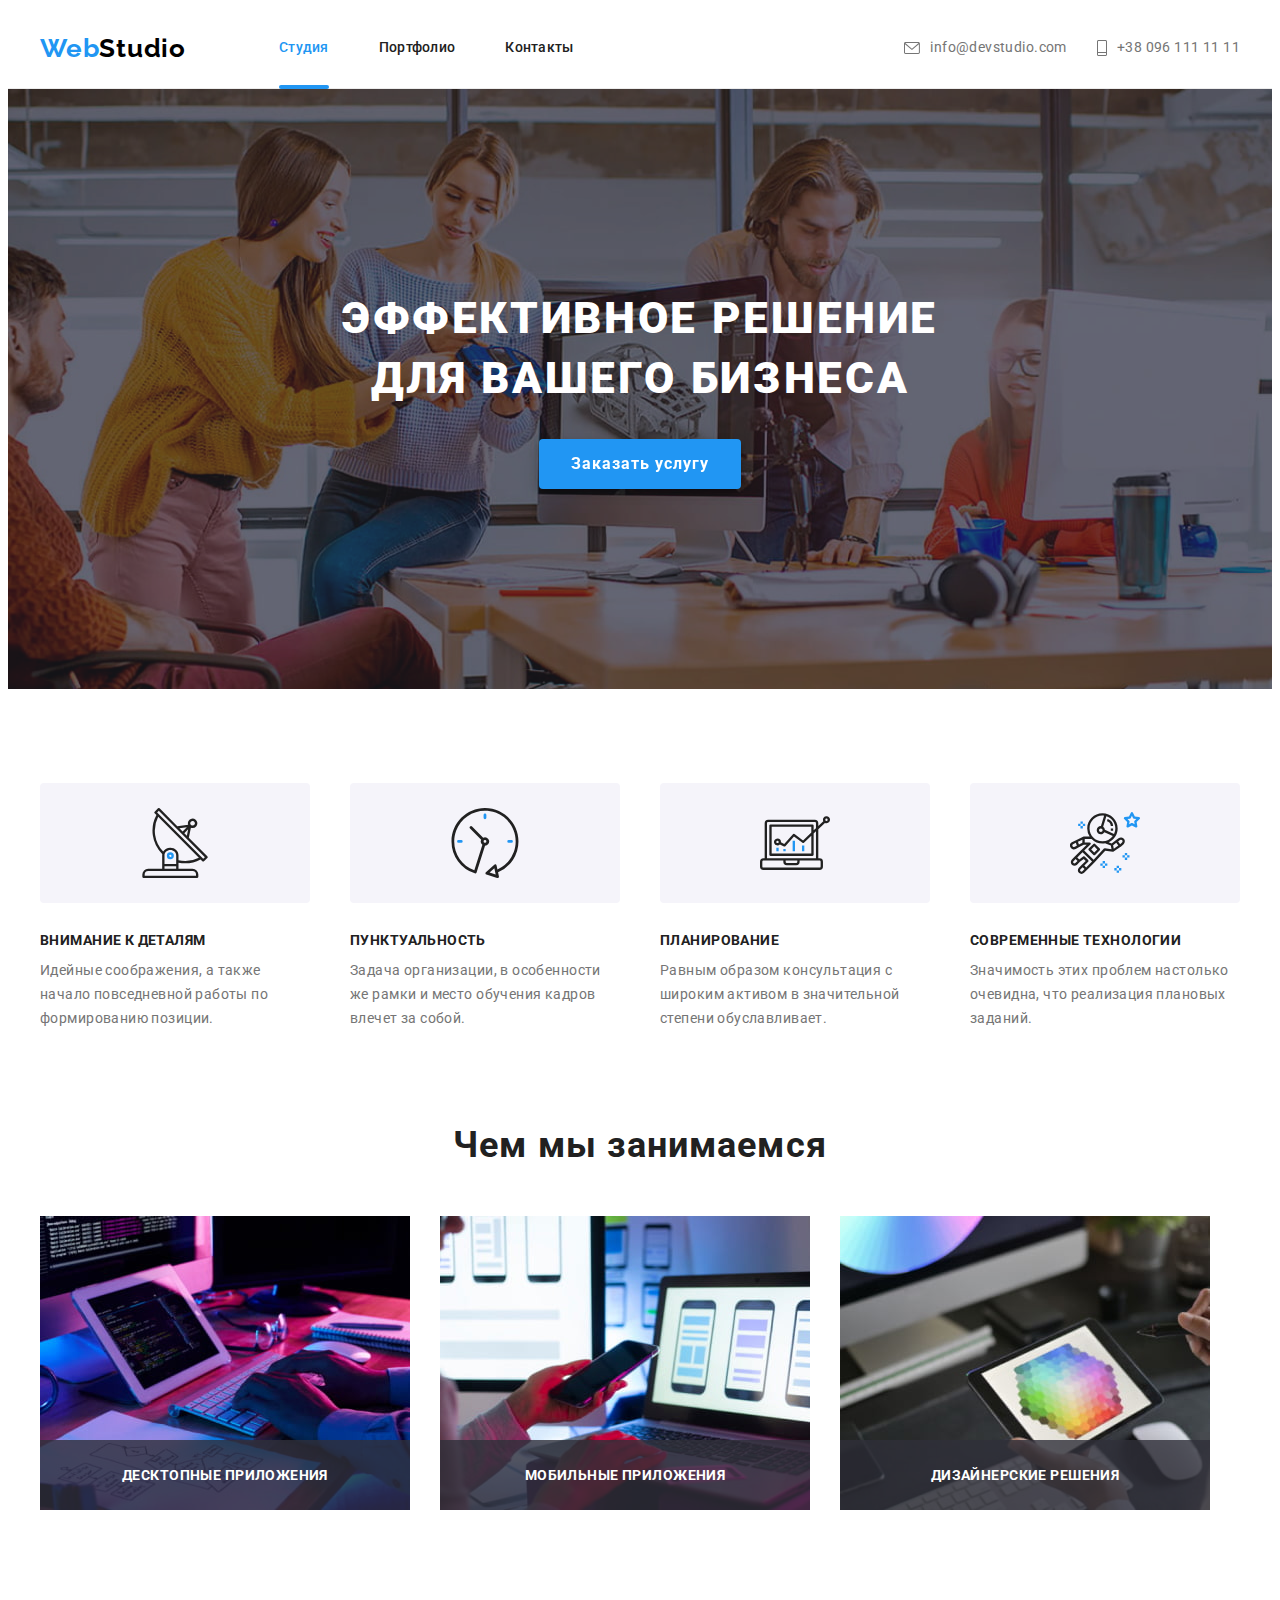
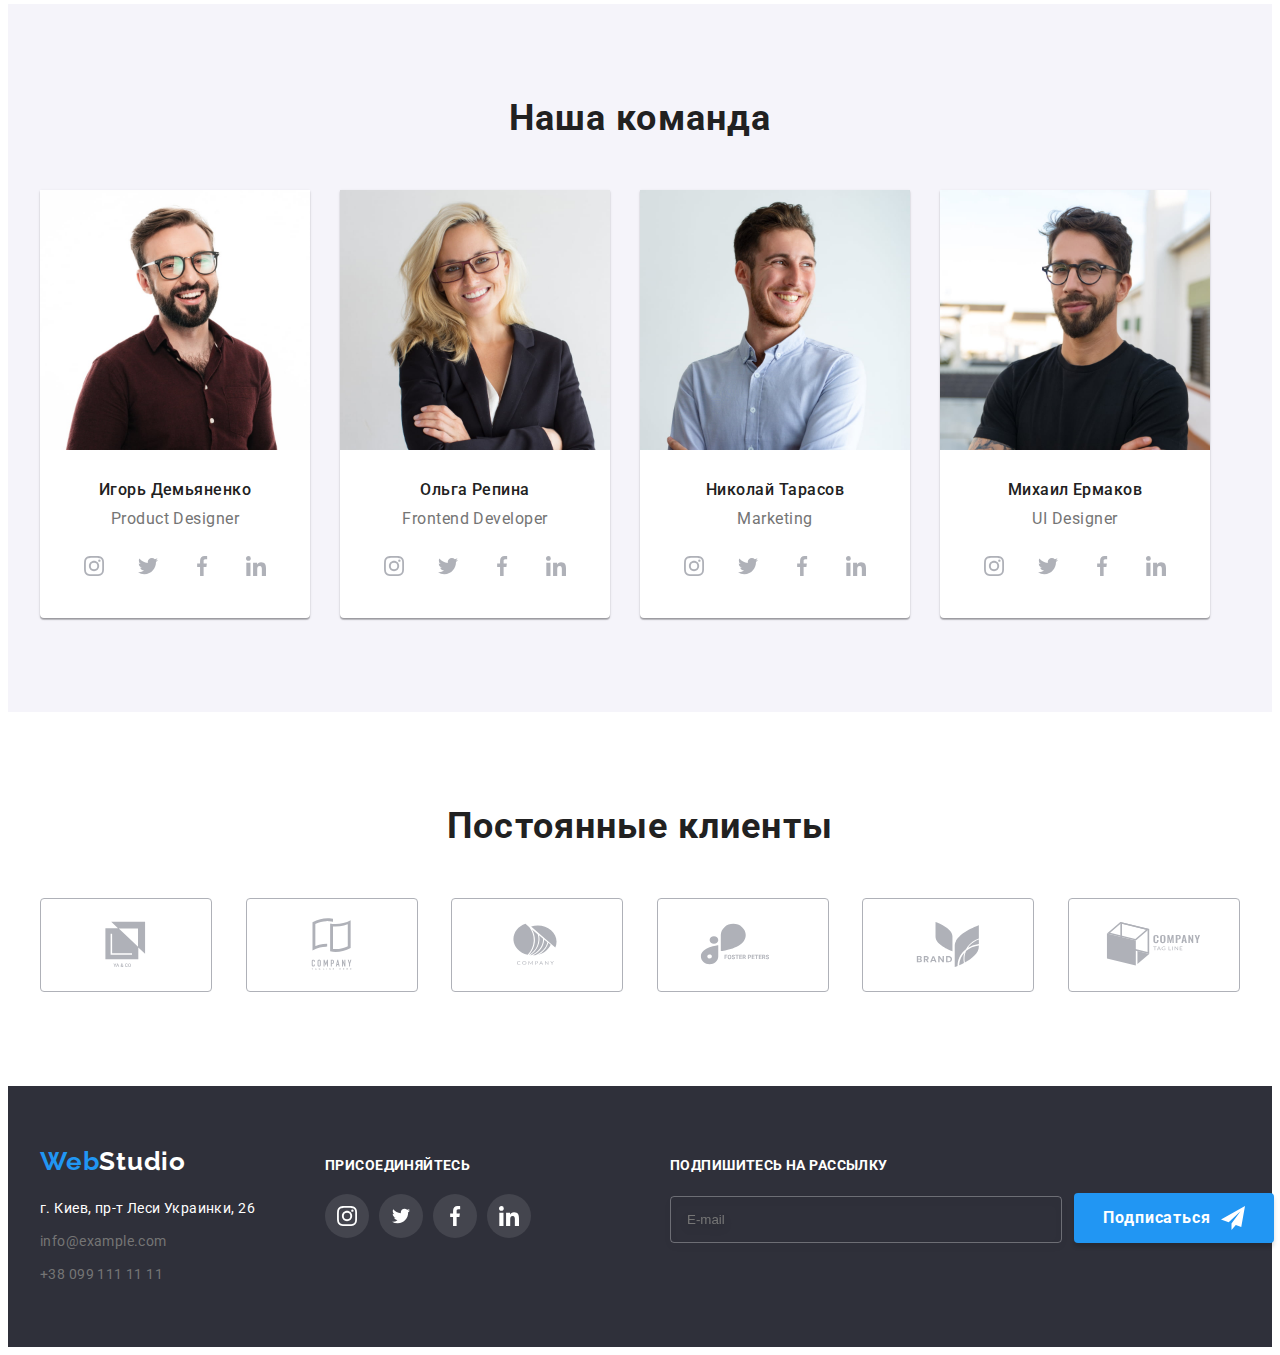
<file: index.html>
<!DOCTYPE html>
<html lang="ru">
  <head>
    <meta charset="UTF-8" />
    <meta http-equiv="X-UA-Compatible" content="IE=edge" />
    <meta name="viewport" content="width=device-width, initial-scale=1.0" />
    <title>Document</title>
    <!--project fonts-->
    <link rel="preconnect" href="https://fonts.googleapis.com" />
    <link rel="preconnect" href="https://fonts.gstatic.com" crossorigin />
    <link
      href="https://fonts.googleapis.com/css2?family=Raleway:wght@700&family=Roboto:wght@400;500;700;900&display=swap"
      rel="stylesheet"
    />
    <!--normalize-->
    <link
      rel="stylesheet"
      href="https://cdnjs.cloudflare.com/ajax/libs/modern-normalize/1.1.0/modern-normalize.min.css"
      integrity="sha512-wpPYUAdjBVSE4KJnH1VR1HeZfpl1ub8YT/NKx4PuQ5NmX2tKuGu6U/JRp5y+Y8XG2tV+wKQpNHVUX03MfMFn9Q=="
      crossorigin="anonymous"
      referrerpolicy="no-referrer"
    />
    <link rel="stylesheet" href="./css/styles.css" />
  </head>

  <body>
    <!--Шапка-->
    <header class="header">
      <div class="container heder-container">
        <a class="link logo-header" href="./index.html" lang="en"
          >Web<span class="logo-black">Studio</span></a
        >
        <nav class="navigation">
          <ul class="header-list">
            <li class="header-navigation">
              <a class="link header-link current" href="./index.html">Студия</a>
            </li>
            <li class="header-navigation">
              <a class="link header-link" href="./portfolio.html">Портфолио</a>
            </li>
            <li class="header-navigation">
              <a class="link header-link" href="#">Контакты</a>
            </li>
          </ul>
        </nav>
        <ul class="header-contacts">
          <li class="contacts-list">
            <a class="link header-mail" href="mailto:info@devstudio.com"
              ><svg class="header-icon" width="16" height="12">
                <use href="./sprite.svg#icon-mail"></use>
              </svg>
              info@devstudio.com</a
            >
          </li>
          <li class="contacts-list">
            <a class="link header-phone" href="tel:+380961111111"
              ><svg class="header-icon" width="10" height="16">
                <use href="./sprite.svg#icon-phone"></use>
              </svg>
              +38 096 111 11 11</a
            >
          </li>
        </ul>
      </div>
    </header>
    <main class="main">
      <!--Герой-->
      <section class="hero">
        <div class="container">
          <h1 class="hero-title">
            Эффективное решение<br />
            для вашего бизнеса
          </h1>
          <button class="hero-btn" type="button" data-modal-open>Заказать услугу</button>
          <div class="backdrop is-hidden" data-modal>
            <div class="modal-wrapper">
              <button class="close-btn" data-modal-close>
                <svg class="close-icon" width="18" height="18">
                  <use href="./sprite.svg#close-btn"></use>
                </svg>
              </button>
              
              <strong class="form-title">Оставьте свои данные, мы вам перезвоним</strong>
              
              <form class="modal-form">
                
                <label class="form-modal-group">
                 <span class="form-label">Имя</span> 
                 <span class="form-input-group">
                    <input class="form-modal-input" type="text" name="name" id="user-name" >
                    <svg class="form-icon" width="18" height="18">
                      <use href="./sprite.svg#icon-neme-form"></use>
                    </svg>
                  </span>
                </label>
              
                <label class="form-modal-group">
                  <span class="form-label">Телефон</span>
                  <span class="form-input-group">
                    <input class="form-modal-input" type="tel" name="tel" id="user-tel">
                    <svg class="form-icon" width="18" height="18">
                      <use href="./sprite.svg#icon-phone-form"></use>
                    </svg>
                  </span>
                  
                </label>

                <label class="form-modal-group">
                   <span class="form-label">Почта</span>
                   <span class="form-input-group">
                     <input class="form-modal-input" type="email" name="email" id="user-email">
                    <svg class="form-icon" width="18" height="18">
                      <use href="./sprite.svg#icon-mail-form"></use>
                    </svg>
                  </span>
                  
                </label>

                <label class="form-message-group">
                   <span class="form-label">Комментарий</span>
                  <textarea class="form-message" name="user-comment" rows="10"
                  placeholder="Введите текст"></textarea>
                </label>

                <label class="form-checkbox">
                  <input class="form-modal-checkbox visually-hidden" type="checkbox" name="checkbox" id="checkbox">
                  <span class="custom-check">
                  <svg class="custom-check-icon" width="13" height="10">
                    <use href="./sprite.svg#icon-check-on">

                    </use>
                  </svg>
                </span>
                  <span class="form-label-checkbox">Соглашаюсь с рассылкой и принимаю <a class="checkbox-link" href="">Условия договора</a></span>
                </label>

                <button class="modal-btn" type="submit">отправить</button>

              </form>
            </div>

          </div>
        </div>
      </section>
      <!--Особенности-->
      <section class="section">
        <div class="container features-container">
          <h2 class="visually-hidden">Наши преимущества</h2>

          <ul class="features-section">
            <li class="features-item">
              <div class="features-icon-container">
                <svg class="features-icon" width="70" height="70">
                  <use href="./sprite.svg#icon-antenna"></use>
                </svg>
              </div>
              <h3 class="features-title">Внимание к деталям</h3>
              <p class="features-text">
                Идейные соображения, а также начало повседневной работы по
                формированию позиции.
              </p>
            </li>
            <li class="features-item">
              <div class="features-icon-container">
                <svg class="features-icon" width="70" height="70">
                  <use href="./sprite.svg#icon-clock"></use>
                </svg>
              </div>
              <h3 class="features-title">Пунктуальность</h3>
              <p class="features-text">
                Задача организации, в особенности же рамки и место обучения
                кадров влечет за собой.
              </p>
            </li>
            <li class="features-item">
              <div class="features-icon-container">
                <svg class="features-icon" width="70" height="70">
                  <use href="./sprite.svg#icon-diagram"></use>
                </svg>
              </div>
              <h3 class="features-title">Планирование</h3>
              <p class="features-text">
                Равным образом консультация с широким активом в значительной
                степени обуславливает.
              </p>
            </li>
            <li class="features-item">
              <div class="features-icon-container">
                <svg class="features-icon" width="70" height="70">
                  <use href="./sprite.svg#icon-astronaut"></use>
                </svg>
              </div>
              <h3 class="features-title">Современные технологии</h3>
              <p class="features-text">
                Значимость этих проблем настолько очевидна, что реализация
                плановых заданий.
              </p>
            </li>
          </ul>
        </div>
      </section>
      <!--Чем мы занимаемся-->
      <section class="section our-work-section">
        <div class="container">
          <h2 class="section-title our-work-title">Чем мы занимаемся</h2>
          <ul class="our-work">
            <li class="our-work-list">
              <img
                src="./images/about/box1.jpg"
                alt="печатает на клавиатуре"
                width="370"
              />
              <p class="our-work-txt">Десктопные приложения</p>
            </li>
            <li class="our-work-list">
              <img
                src="./images/about/box2.jpg"
                alt="работает со смартфоном"
                width="370"
              />
              <p class="our-work-txt">Мобильные приложения</p>
            </li>
            <li class="our-work-list">
              <img
                src="./images/about/box3.jpg"
                alt="рисует абстракцию"
                width="370"
              />
              <p class="our-work-txt">Дизайнерские решения</p>
            </li>
          </ul>
        </div>
      </section>
      <!--Наша команда-->
      <section class="teem section">
        <div class="container">
          <h2 class="section-title teem-title">Наша команда</h2>
          <ul class="teem-card">
            <li class="teem-list">
              <img
                class="teem-photo"
                src="./images/teem/photo1.jpg"
                alt="Игорь Демьяненко"
                width="270"
              />
              <div class="teem-name">
                <h3 class="name">Игорь Демьяненко</h3>
                <p class="speciality" lang="en">Product Designer</p>
                <ul class="private-social-list">
                  <li class="private-social-item">
                    <a
                      class="private-social-link"
                      href=""
                      target="_blank"
                      rel="noopener noreferrer"
                      aria-label="иконка Instagram"
                    >
                      <svg class="social-icon" width="20" height="20">
                        <use href="./sprite.svg#icon-instagram"></use>
                      </svg>
                    </a>
                  </li>
                  <li class="private-social-item">
                    <a
                      class="private-social-link"
                      href=""
                      target="_blank"
                      rel="noopener noreferrer"
                      aria-label="иконка Twitter"
                      ><svg class="social-icon" width="20" height="20">
                        <use href="./sprite.svg#icon-twitter"></use>
                      </svg>
                    </a>
                  </li>
                  <li class="private-social-item">
                    <a
                      class="private-social-link"
                      href=""
                      target="_blank"
                      rel="noopener noreferrer"
                      aria-label="иконка Facebook"
                      ><svg class="social-icon" width="20" height="20">
                        <use href="./sprite.svg#icon-facebook"></use>
                      </svg>
                    </a>
                  </li>
                  <li class="private-social-item">
                    <a
                      class="private-social-link"
                      href=""
                      target="_blank"
                      rel="noopener noreferrer"
                      aria-label="иконка Linkedin"
                      ><svg class="social-icon" width="20" height="20">
                        <use href="./sprite.svg#icon-linkedin"></use>
                      </svg>
                    </a>
                  </li>
                </ul>
              </div>
            </li>
            <li class="teem-list">
              <img
                class="teem-photo"
                src="./images/teem/photo2.jpg"
                alt="Ольга Репина"
                width="270"
              />
              <div class="teem-name">
                <h3 class="name">Ольга Репина</h3>
                <p class="speciality" lang="en">Frontend Developer</p>
                <ul class="private-social-list">
                  <li class="private-social-item">
                    <a
                      class="private-social-link"
                      href=""
                      target="_blank"
                      rel="noopener noreferrer"
                      aria-label="иконка Instagram"
                    >
                      <svg class="social-icon" width="20" height="20">
                        <use href="./sprite.svg#icon-instagram"></use>
                      </svg>
                    </a>
                  </li>
                  <li class="private-social-item">
                    <a
                      class="private-social-link"
                      href=""
                      target="_blank"
                      rel="noopener noreferrer"
                      aria-label="иконка Twitter"
                      ><svg class="social-icon" width="20" height="20">
                        <use href="./sprite.svg#icon-twitter"></use>
                      </svg>
                    </a>
                  </li>
                  <li class="private-social-item">
                    <a
                      class="private-social-link"
                      href=""
                      target="_blank"
                      rel="noopener noreferrer"
                      aria-label="иконка Facebook"
                      ><svg class="social-icon" width="20" height="20">
                        <use href="./sprite.svg#icon-facebook"></use>
                      </svg>
                    </a>
                  </li>
                  <li class="private-social-item">
                    <a
                      class="private-social-link"
                      href=""
                      target="_blank"
                      rel="noopener noreferrer"
                      aria-label="иконка Linkedin"
                      ><svg class="social-icon" width="20" height="20">
                        <use href="./sprite.svg#icon-linkedin"></use>
                      </svg>
                    </a>
                  </li>
                </ul>
              </div>
            </li>
            <li class="teem-list">
              <img
                class="teem-photo"
                src="./images/teem/photo3.jpg"
                alt="Николай Тарасов"
                width="270"
              />
              <div class="teem-name">
                <h3 class="name">Николай Тарасов</h3>
                <p class="speciality" lang="en">Marketing</p>
                <ul class="private-social-list">
                  <li class="private-social-item">
                    <a
                      class="private-social-link"
                      href=""
                      target="_blank"
                      rel="noopener noreferrer"
                      aria-label="иконка Instagram"
                    >
                      <svg class="social-icon" width="20" height="20">
                        <use href="./sprite.svg#icon-instagram"></use>
                      </svg>
                    </a>
                  </li>
                  <li class="private-social-item">
                    <a
                      class="private-social-link"
                      href=""
                      target="_blank"
                      rel="noopener noreferrer"
                      aria-label="иконка Twitter"
                      ><svg class="social-icon" width="20" height="20">
                        <use href="./sprite.svg#icon-twitter"></use>
                      </svg>
                    </a>
                  </li>
                  <li class="private-social-item">
                    <a
                      class="private-social-link"
                      href=""
                      target="_blank"
                      rel="noopener noreferrer"
                      aria-label="иконка Facebook"
                      ><svg class="social-icon" width="20" height="20">
                        <use href="./sprite.svg#icon-facebook"></use>
                      </svg>
                    </a>
                  </li>
                  <li class="private-social-item">
                    <a
                      class="private-social-link"
                      href=""
                      target="_blank"
                      rel="noopener noreferrer"
                      aria-label="иконка Linkedin"
                      ><svg class="social-icon" width="20" height="20">
                        <use href="./sprite.svg#icon-linkedin"></use>
                      </svg>
                    </a>
                  </li>
                </ul>
              </div>
            </li>
            <li class="teem-list">
              <img
                class="teem-photo"
                src="./images/teem/photo4.jpg"
                alt="Михаил Ермаков"
                width="270"
              />
              <div class="teem-name">
                <h3 class="name">Михаил Ермаков</h3>
                <p class="speciality" lang="en">UI Designer</p>
                <ul class="private-social-list">
                  <li class="private-social-item">
                    <a
                      class="private-social-link"
                      href=""
                      target="_blank"
                      rel="noopener noreferrer"
                      aria-label="иконка Instagram"
                    >
                      <svg class="social-icon" width="20" height="20">
                        <use href="./sprite.svg#icon-instagram"></use>
                      </svg>
                    </a>
                  </li>
                  <li class="private-social-item">
                    <a
                      class="private-social-link"
                      href=""
                      target="_blank"
                      rel="noopener noreferrer"
                      aria-label="иконка Twitter"
                      ><svg class="social-icon" width="20" height="20">
                        <use href="./sprite.svg#icon-twitter"></use>
                      </svg>
                    </a>
                  </li>
                  <li class="private-social-item">
                    <a
                      class="private-social-link"
                      href=""
                      target="_blank"
                      rel="noopener noreferrer"
                      aria-label="иконка Facebook"
                      ><svg class="social-icon" width="20" height="20">
                        <use href="./sprite.svg#icon-facebook"></use>
                      </svg>
                    </a>
                  </li>
                  <li class="private-social-item">
                    <a
                      class="private-social-link"
                      href=""
                      target="_blank"
                      rel="noopener noreferrer"
                      aria-label="иконка Linkedin"
                      ><svg class="social-icon" width="20" height="20">
                        <use href="./sprite.svg#icon-linkedin"></use>
                      </svg>
                    </a>
                  </li>
                </ul>
              </div>
            </li>
          </ul>
        </div>
      </section>
      <!--Наши клиенты-->
      <section class="clients section">
        <div class="container">
          <h2 class="section-title">Постоянные клиенты</h2>
          <ul class="clients-list">
            <li class="clients-item">
              <a
                class="clients-link"
                href=""
                target="_blank"
                rel="noopener noreferrer"
                aria-label="логотип первой компании"
              >
                <svg class="social-icon" width="106" height="60">
                  <use href="./sprite.svg#icon-logo-1"></use>
                </svg>
              </a>
            </li>
            <li class="clients-item">
              <a
                class="clients-link"
                href=""
                target="_blank"
                rel="noopener noreferrer"
                aria-label="логотип второй компании"
              >
                <svg class="social-icon" width="106" height="60">
                  <use href="./sprite.svg#icon-logo-2"></use>
                </svg>
              </a>
            </li>
            <li class="clients-item">
              <a
                class="clients-link"
                href=""
                target="_blank"
                rel="noopener noreferrer"
                aria-label="логотип третей компании"
              >
                <svg class="social-icon" width="106" height="60">
                  <use href="./sprite.svg#icon-logo-3"></use>
                </svg>
              </a>
            </li>
            <li class="clients-item">
              <a
                class="clients-link"
                href=""
                target="_blank"
                rel="noopener noreferrer"
                aria-label="логотип четвертой компании"
              >
                <svg class="social-icon" width="106" height="60">
                  <use href="./sprite.svg#icon-logo-4"></use>
                </svg>
              </a>
            </li>
            <li class="clients-item">
              <a
                class="clients-link"
                href=""
                target="_blank"
                rel="noopener noreferrer"
                aria-label="логотип пятой компании"
              >
                <svg class="social-icon" width="106" height="60">
                  <use href="./sprite.svg#icon-logo-5"></use>
                </svg>
              </a>
            </li>
            <li class="clients-item">
              <a
                class="clients-link"
                href=""
                target="_blank"
                rel="noopener noreferrer"
                aria-label="логотип шестой компании"
              >
                <svg class="social-icon" width="106" height="60">
                  <use href="./sprite.svg#icon-logo-6"></use>
                </svg>
              </a>
            </li>
          </ul>
        </div>
      </section>
    </main>
    <!--Подвал-->
    <footer class="footer">
      <div class="container footer-container">
        <div class="footer-list">
      
          <a class="link logo-footer" href="./index.html" lang="en"
            >Web<span class="logo-white">Studio</span></a
          >
          <address>
            <ul class="address-group">
              <li class="address-list">
                <a
                  class="link address"
                  href="https://goo.gl/maps/5uR2JUp8dFeEwz9S6"
                  >г. Киев, пр-т Леси Украинки, 26</a
                >
              </li>
              <li class="address-list">
                <a class="link footer-contacts" href="mailto:info@example.com"
                  >info@example.com</a
                >
              </li>
              <li class="address-list">
                <a class="link footer-contacts" href="tel:+380991111111"
                  >+38 099 111 11 11</a
                >
              </li>
            
          </address>
        </div>
        <!--Иконки социальных сетей-->
        
          <div class="join-section">
          <h4 class="join">Присоединяйтесь</h4>
          <ul class="social-list link">
            <li class="social-item">
              <a
                class="social-link"
                href=""
                target="_blank"
                rel="noopener noreferrer"
                aria-label="иконка Instagram"
              >
                <svg class="social-icon" width="20" height="20">
                  <use href="./sprite.svg#icon-instagram"></use>
                </svg>
              </a>
            </li>
            <li class="social-item">
              <a
                class="social-link"
                href=""
                target="_blank"
                rel="noopener noreferrer"
                aria-label="иконка Twitter"
                ><svg class="social-icon" width="18" height="18">
                  <use href="./sprite.svg#icon-twitter"></use>
                </svg>
              </a>
            </li>
            <li class="social-item">
              <a
                class="social-link"
                href=""
                target="_blank"
                rel="noopener noreferrer"
                aria-label="иконка Facebook"
                ><svg class="social-icon" width="20" height="20">
                  <use href="./sprite.svg#icon-facebook"></use>
                </svg>
              </a>
            </li>
            <li class="social-item">
              <a
                class="social-link"
                href=""
                target="_blank"
                rel="noopener noreferrer"
                aria-label="иконка Linkedin"
                ><svg class="social-icon" width="20" height="20">
                  <use href="./sprite.svg#icon-linkedin"></use>
                </svg>
              </a>
            </li>
          </ul>
        </div>
        <div class="footer-form-container">
        <form class="footer-form">
          <div class="footer-mail-group">
          <strong class="footer-form-title">Подпишитесь на рассылку</strong>
          <input class="footer-email" type="email" name="footer-email" id="footer-email" placeholder="E-mail">
        </div>
        <div class="footer-mail-btn">
          <button class="footer-btn" type="submit">Подписаться
            <svg class="send-footer-icon" width="24" height="24">
            <use href="./sprite.svg#icon-send-footer"></use>
          </svg></button></div>
        </form>
      </div>
      </div>
     
    </footer>
    <script src="./js/modal.js"></script>
  </body>
</html>
</file>
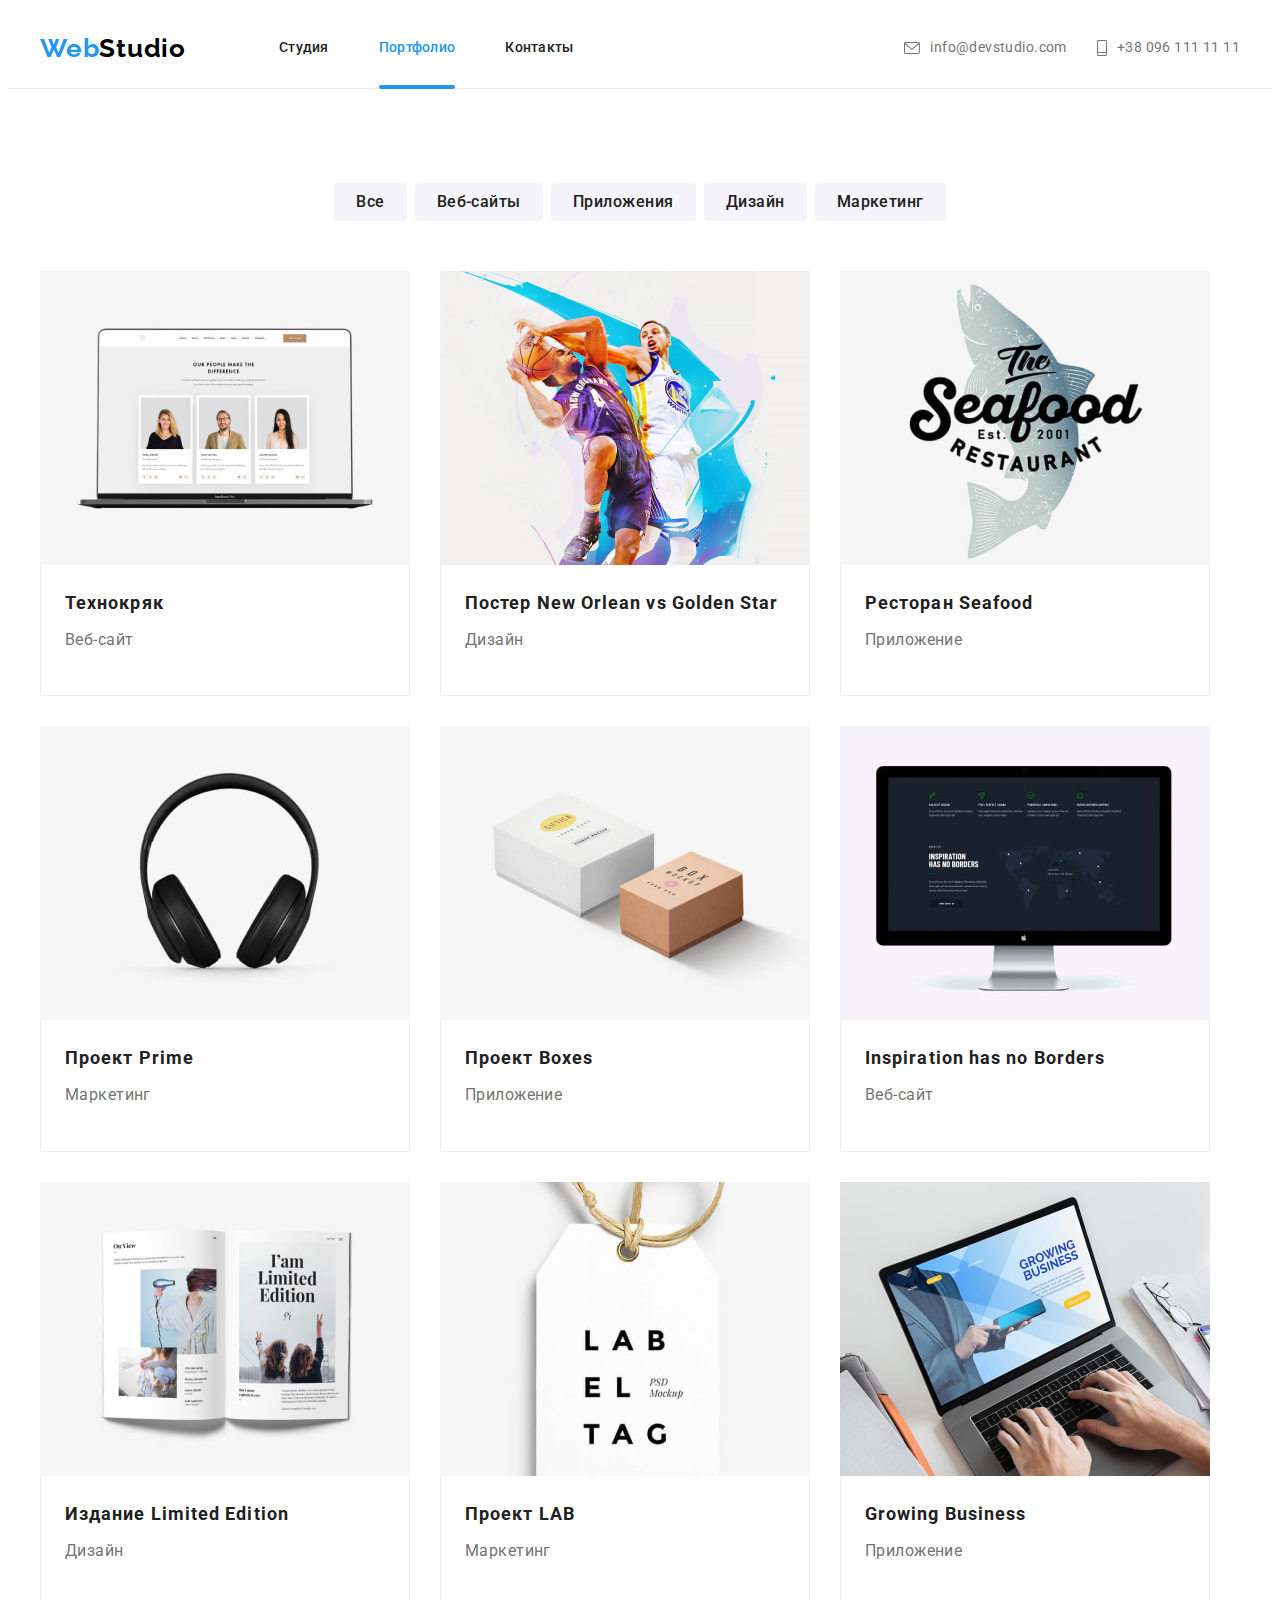
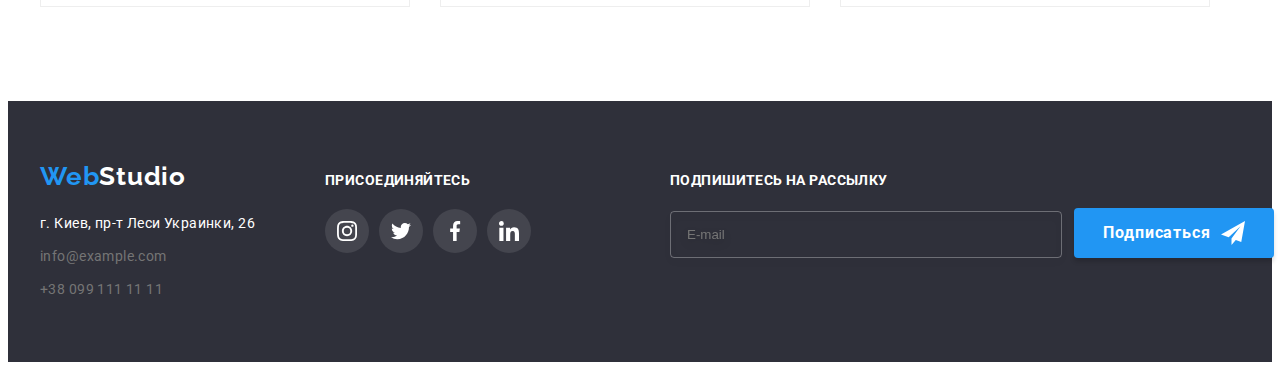
<file: portfolio.html>
<!DOCTYPE html>
<html lang="ru">
  <head>
    <meta charset="UTF-8" />
    <meta http-equiv="X-UA-Compatible" content="IE=edge" />
    <meta name="viewport" content="width=device-width, initial-scale=1.0" />
    <title>Document</title>
    <!--project fonts-->
    <link rel="preconnect" href="https://fonts.googleapis.com" />
    <link rel="preconnect" href="https://fonts.gstatic.com" crossorigin />
    <link
      href="https://fonts.googleapis.com/css2?family=Raleway:wght@700&family=Roboto:wght@400;500;700;900&display=swap"
      rel="stylesheet"
    />
    <!--normalize-->
    

    <link
      rel="stylesheet"
      href="https://cdnjs.cloudflare.com/ajax/libs/modern-normalize/1.1.0/modern-normalize.min.css"
      integrity="sha512-wpPYUAdjBVSE4KJnH1VR1HeZfpl1ub8YT/NKx4PuQ5NmX2tKuGu6U/JRp5y+Y8XG2tV+wKQpNHVUX03MfMFn9Q=="
      crossorigin="anonymous"
      referrerpolicy="no-referrer"
    />
    <link rel="stylesheet" href="./css/styles.css" />
  </head>

  <body>
    <!--Шапка-->
    <header class="header">
      <div class="container heder-container">
        <a class="link logo-header" href="./index.html" lang="en"
          >Web<span class="logo-black">Studio</span></a
        >
        <nav class="navigation">
          <ul class="header-list">
            <li class="header-navigation">
              <a class="link header-link" href="./index.html">Студия</a>
            </li>
            <li class="header-navigation">
              <a class="link header-link current" href="./portfolio.html"
                >Портфолио</a
              >
            </li>
            <li class="header-navigation">
              <a class="link header-link" href="#">Контакты</a>
            </li>
          </ul>
        </nav>
        <ul class="header-contacts">
          <li class="contacts-list">
            <a class="link header-mail" href="mailto:info@devstudio.com"
              ><svg class="header-icon" width="16" height="12">
                <use href="./sprite.svg#icon-mail"></use>
              </svg>
              info@devstudio.com</a
            >
          </li>
          <li class="contacts-list">
            <a class="link header-phone" href="tel:+380961111111"
              ><svg class="header-icon" width="10" height="16">
                <use href="./sprite.svg#icon-phone"></use>
              </svg>
              +38 096 111 11 11</a
            >
          </li>
        </ul>
      </div>
    </header>

    <main>
      <section class="portfolio section">
        <div class="container">
          <h1 class="visually-hidden">Портфолио</h1>

          <ul class="site-nav">
            <li class="portfolio-item">
              <button class="btn" type="button">Все</button>
            </li>
            <li class="portfolio-item">
              <button class="btn" type="button">Веб-сайты</button>
            </li>
            <li class="portfolio-item">
              <button class="btn" type="button">Приложения</button>
            </li>
            <li class="portfolio-item">
              <button class="btn" type="button">Дизайн</button>
            </li>
            <li class="portfolio-item">
              <button class="btn" type="button">Маркетинг</button>
            </li>
          </ul>

          <ul class="portflio-card">

            <li class="portfolio-list">
              <a class="portfolio-link link" href="">
                <div class="galerry-card-thumb">
              <img
                src="./images/portfolio/img1.jpg"
                alt="открытый ноутбук"
                width="370"
                height="294"
              />
              <div class="portflio-card-description">
                <p class="portflio-card-txt">
              Технокряк это современная площадка распространения коронавируса. Компании используют эту платформу
              для цифрового шпионажа и атак на защищённые сервера конкурентов.
            </p>
          </div>
              
            </div>
              <div class="info">
                <h2 class="name-title">Технокряк</h2>
                <p class="portfolio-text">Веб-сайт</p>
              </div>
            </a>
            </li>

            <li class="portfolio-list">
              <a class="portfolio-link link" href="">
                <div class="galerry-card-thumb">
              <img
                src="./images/portfolio/img2.jpg"
                alt="играют в баскетбол"
                width="370"
                height="294"
              />
              <div class="portflio-card-description">
                <p class="portflio-card-txt">
              Технокряк это современная площадка распространения коронавируса. Компании используют эту платформу
              для цифрового шпионажа и атак на защищённые сервера конкурентов.
            </p>
          </div>
              
            </div>
              <div class="info">
                <h2 class="name-title">
                  Постер <span lang="en">New Orlean vs Golden Star</span>
                </h2>
                <p class="portfolio-text">Дизайн</p>
              </div>
            </a>
            </li>

            <li class="portfolio-list">
              <a class="portfolio-link link" href="">
                <div class="galerry-card-thumb">
              <img
                src="./images/portfolio/img3.jpg"
                alt="логотип ресторана"
                width="370"
                height="294"
              />
              <div class="portflio-card-description">
                <p class="portflio-card-txt">
              Технокряк это современная площадка распространения коронавируса. Компании используют эту платформу
              для цифрового шпионажа и атак на защищённые сервера конкурентов.
            </p>
          </div>
              
            </div>
              <div class="info">
                <h2 class="name-title">
                  Ресторан <span lang="en">Seafood</span>
                </h2>
                <p class="portfolio-text">Приложение</p>
              </div>
            </a>
            </li>

            <li class="portfolio-list">
              <a class="portfolio-link link" href="">
                <div class="galerry-card-thumb">
              <img
                src="./images/portfolio/img4.jpg"
                alt="наушники"
                width="370"
                height="294"
              />
              <div class="portflio-card-description">
                <p class="portflio-card-txt">
              Технокряк это современная площадка распространения коронавируса. Компании используют эту платформу
              для цифрового шпионажа и атак на защищённые сервера конкурентов.
            </p>
          </div>
              
            </div>
              <div class="info">
                <h2 class="name-title">Проект <span lang="en">Prime</span></h2>
                <p class="portfolio-text">Маркетинг</p>
              </div>
            </a>
            </li>

            <li class="portfolio-list">
              <a class="portfolio-link link" href="">
                <div class="galerry-card-thumb">
              <img
                src="./images/portfolio/img5.jpg"
                alt="две коробки"
                width="370"
                height="294"
              />
              <div class="portflio-card-description">
                <p class="portflio-card-txt">
              Технокряк это современная площадка распространения коронавируса. Компании используют эту платформу
              для цифрового шпионажа и атак на защищённые сервера конкурентов.
            </p>
          </div>
              
            </div>
              <div class="info">
                <h2 class="name-title">Проект <span lang="en">Boxes</span></h2>
                <p class="portfolio-text">Приложение</p>
              </div>
            </a>
            </li>

            <li class="portfolio-list">
              <a class="portfolio-link link" href="">
                <div class="galerry-card-thumb">
              <img
                src="./images/portfolio/img6.jpg"
                alt="монитор от компютера"
                width="370"
                height="294"
              />
              <div class="portflio-card-description">
                <p class="portflio-card-txt">
              Технокряк это современная площадка распространения коронавируса. Компании используют эту платформу
              для цифрового шпионажа и атак на защищённые сервера конкурентов.
            </p>
          </div>
              
            </div>
              <div class="info">
                <h2 class="name-title" lang="en">Inspiration has no Borders</h2>
                <p class="portfolio-text">Веб-сайт</p>
              </div>
            </a>
            </li>

            <li class="portfolio-list">
              <a class="portfolio-link link" href="">
                <div class="galerry-card-thumb">
              <img
                src="./images/portfolio/img7.jpg"
                alt="окрытая книга"
                width="370"
                height="294"
              />
              <div class="portflio-card-description">
                <p class="portflio-card-txt">
              Технокряк это современная площадка распространения коронавируса. Компании используют эту платформу
              для цифрового шпионажа и атак на защищённые сервера конкурентов.
            </p>
          </div>
        </div>
              <div class="info">
                <h2 class="name-title">
                  Издание <span lang="en">Limited Edition</span>
                </h2>
                <p class="portfolio-text">Дизайн</p>
              </div>
            </a>
            </li>

            <li class="portfolio-list">
              <a class="portfolio-link  link" href="">
                <div class="galerry-card-thumb">
              <img
                src="./images/portfolio/img8.jpg"
                alt="бирка с надписью"
                width="370"
                height="294"
              />
              <div class="portflio-card-description">
                <p class="portflio-card-txt">
              Технокряк это современная площадка распространения коронавируса. Компании используют эту платформу
              для цифрового шпионажа и атак на защищённые сервера конкурентов.
            </p>
          </div>
              
            </div>
              <div class="info">
                <h2 class="name-title">Проект <span lang="en">LAB</span></h2>
                <p class="portfolio-text">Маркетинг</p>
              </div>
            </a>
            </li>
            <li class="portfolio-list">
              <a class="portfolio-link link" href="">
                <div class="galerry-card-thumb">
              <img
                src="./images/portfolio/img9.jpg"
                alt="работает на ноутбуке"
                width="370"
                height="294"
              />
              <div class="portflio-card-description">
                <p class="portflio-card-txt">
              Технокряк это современная площадка распространения коронавируса. Компании используют эту платформу
              для цифрового шпионажа и атак на защищённые сервера конкурентов.
            </p>
          </div>
              
            </div>
              <div class="info">
                <h2 class="name-title" lang="en">Growing Business</h2>
                <p class="portfolio-text">Приложение</p>
              </div>
            </a>
            </li>
          </ul>
        </div>
      </section>
    </main>
    <!--Подвал-->
    <footer class="footer">
      <div class="container footer-container">
        <div class="footer-list">
      
          <a class="link logo-footer" href="./index.html" lang="en"
            >Web<span class="logo-white">Studio</span></a
          >
          <address>
            <ul class="address-group">
              <li class="address-list">
                <a
                  class="link address"
                  href="https://goo.gl/maps/5uR2JUp8dFeEwz9S6"
                  >г. Киев, пр-т Леси Украинки, 26</a
                >
              </li>
              <li class="address-list">
                <a class="link footer-contacts" href="mailto:info@example.com"
                  >info@example.com</a
                >
              </li>
              <li class="address-list">
                <a class="link footer-contacts" href="tel:+380991111111"
                  >+38 099 111 11 11</a
                >
              </li>
            
          </address>
        </div>
      <!--Иконки социальных сетей-->
        
      <div class="join-section">
        <h4 class="join">Присоединяйтесь</h4>
        <ul class="social-list link">
          <li class="social-item">
            <a
              class="social-link"
              href=""
              target="_blank"
              rel="noopener noreferrer"
              aria-label="иконка Instagram"
            >
              <svg class="social-icon" width="20" height="20">
                <use href="./sprite.svg#icon-instagram"></use>
              </svg>
            </a>
          </li>
          <li class="social-item">
            <a
              class="social-link"
              href=""
              target="_blank"
              rel="noopener noreferrer"
              aria-label="иконка Twitter"
              ><svg class="social-icon" width="20" height="20">
                <use href="./sprite.svg#icon-twitter"></use>
              </svg>
            </a>
          </li>
          <li class="social-item">
            <a
              class="social-link"
              href=""
              target="_blank"
              rel="noopener noreferrer"
              aria-label="иконка Facebook"
              ><svg class="social-icon" width="20" height="20">
                <use href="./sprite.svg#icon-facebook"></use>
              </svg>
            </a>
          </li>
          <li class="social-item">
            <a
              class="social-link"
              href=""
              target="_blank"
              rel="noopener noreferrer"
              aria-label="иконка Linkedin"
              ><svg class="social-icon" width="20" height="20">
                <use href="./sprite.svg#icon-linkedin"></use>
              </svg>
            </a>
          </li>
        </ul>
      </div>
      <div class="footer-form-container">
      <form class="footer-form">
        <div class="footer-mail-group">
        <strong class="footer-form-title">Подпишитесь на рассылку</strong>
        <input class="footer-email" type="email" name="footer-email" id="footer-email" placeholder="E-mail">
      </div>
      <div class="footer-mail-btn">
        <button class="footer-btn" type="submit">Подписаться
          <svg class="send-footer-icon" width="24" height="24">
          <use href="./sprite.svg#icon-send-footer"></use>
        </svg></button></div>
      </form>
    </div>
    </div>
   
  </footer>
  <script src="./js/modal.js"></script>
</body>
</html>
</file>
<file: css/styles.css>
:root {
  --main-font: "Roboto", sans-serif;
  --secondary-font: "Raleway", sans-serif;

  /* text color */
  --main-cl-txt: #757575;
  --list-cl-txt: #212121;
  --logo-cl-heder: #000000;
  --logo-cl-footer: #ffffff;
  --btn-cl-txt: #ffffff;

  /* background color */
  --background-cl-dark: #2f303a;
  --background-cl-grey: #f5f4fa;
  --background-cl-white: #ffffff;
  --btn-cl-accent: #2196f3;
  --btn-background-cl: #f5f4fa;
  --hero-btn-cl: #2196f3;
  --hero-btn-accent: #188ce8;
  --background-cl-card: rgba(47, 48, 58, 0.8);

  /* icon color */

  --social-icon-cl: #ffffff;
  --icon-background-cl: rgba(255, 255, 255, 0.1);
  --pritate-social-icon-cl: #afb1b8;

  /* animation-time */
  --fast-animation: 250ms;
}

html {
  scroll-behavior: smooth;
}
body {
  font-family: var(--main-font);
  font-size: 14px;
  line-height: 1.71;
  letter-spacing: 0.03em;
  list-style-type: none;
  color: var(--main-cl-txt);
}
h1,
h2,
h3,
h4,
h5,
h6,
p {
  margin: 0;
}
img {
  display: block;
  max-width: 100%;
  height: auto;
}
ol,
ul {
  list-style: none;
  margin: 0;
  padding: 0;
}
.section {
  padding-bottom: 94px;
  padding-top: 94px;
}

/*
==========================
| header section
==========================
*/
.header {
  border-bottom: 1px solid #ececec;
}
.logo-black {
  color: var(--logo-cl-heder);
}

.logo-header {
  margin-right: 93px;
  font-family: var(--secondary-font);
  font-weight: 700;
  font-size: 26px;
  line-height: 1.19;

  letter-spacing: 0.03em;

  color: var(--btn-cl-accent);
}
.header-link {
  color: var(--list-cl-txt);
  font-family: var(--main-font);
  font-weight: 500;
  font-size: 14px;
  line-height: 1.14;
  letter-spacing: 0.02em;
  display: block;
  padding-top: 32px;
  padding-bottom: 32px;
  position: relative;
  transition-property: color;
  transition-duration: var(--fast-animation);
  transition-timing-function: cubic-bezier(0.4, 0, 0.2, 1);
}

.header-link:hover,
.header-link:focus {
  color: var(--btn-cl-accent);
}

.header-link.current::after {
  content: " ";
  position: absolute;
  width: 100%;
  height: 4px;
  border-radius: 2px;
  background-color: var(--btn-cl-accent);
  bottom: -1px;
  left: 0;
}
.header-navigation {
  margin-right: 50px;
}

.header-navigation:last-child {
  margin-right: 0;
}

.current {
  color: var(--btn-cl-accent);
}
.heder-container {
  display: flex;
  align-items: center;
}
.header-contacts {
  display: flex;
  margin-left: auto;
}
.header-list {
  display: flex;
}

.header-phone,
.header-mail {
  font-family: var(--main-font);
  font-size: 14px;
  line-height: 1.14;
  font-style: normal;
  letter-spacing: 0.03em;
  color: currentColor;

  padding-top: 32px;
  padding-bottom: 32px;
  display: flex;
  align-items: center;
  transition-property: color;
  transition-duration: var(--fast-animation);
  transition-timing-function: cubic-bezier(0.4, 0, 0.2, 1);
}

.contacts-list:not(:last-child) {
  margin-right: 30px;
}
.header-mail:hover,
:focus {
  color: var(--btn-cl-accent);
}
.header-phone:hover,
:focus {
  color: var(--btn-cl-accent);
}
/*
==========================
| header icons section
==========================
*/
.header-icon {
  fill: currentColor;
  margin-right: 10px;
}

/*
==========================
| main section
==========================
*/
.link {
  text-decoration: none;
}
.container {
  width: 1200px;

  padding-left: 15px;
  padding-right: 15px;
  margin-left: auto;

  margin-right: auto;
}
/*
==========================
| portfolio filter buttons
==========================
*/

.btn {
  font-family: var(--main-font);
  font-weight: 500;
  font-size: 16px;
  line-height: 1.62;
  text-align: center;
  letter-spacing: 0.03em;
  background: var(--btn-background-cl);
  border-radius: 4px;
  color: var(--list-cl-txt);
  cursor: pointer;
  border: none;
  padding: 6px 22px;
  transition-property: background-color, color, box-shadow;
  transition-duration: var(--fast-animation);
  transition-timing-function: cubic-bezier(0.4, 0, 0.2, 1);
}

.btn:hover,
.btn:focus {
  background-color: var(--btn-cl-accent);
  color: var(--btn-cl-txt);
  box-shadow: 0px 3px 1px rgba(0, 0, 0, 0.1), 0px 1px 2px rgba(0, 0, 0, 0.08),
    0px 2px 2px rgba(0, 0, 0, 0.12);
}

.site-nav {
  margin-bottom: 50px;
}
.portfolio .site-nav {
  display: flex;
  align-items: center;
  justify-content: center;
}
.portfolio .portfolio-item {
  margin-right: 8px;
}
.portfolio .portfolio-item:last-child {
  margin-right: 0;
}

/*
==========================
| portfolio card section
==========================
*/
.portflio-card {
  display: flex;
  flex-wrap: wrap;
  gap: 30px;
}
.portfolio-list {
  flex-basis: 370px;
}
.portfolio-link {
  display: block;
  transition-property: box-shadow;
  transition-duration: var(--fast-animation);
  transition-timing-function: cubic-bezier(0.4, 0, 0.2, 1);
}
.portfolio-link:hover,
.portfolio-link:focus {
  box-shadow: 0px 1px 1px rgba(0, 0, 0, 0.12), 0px 4px 4px rgba(0, 0, 0, 0.06),
    1px 4px 6px rgba(0, 0, 0, 0.16);
}

.galerry-card-thumb {
  overflow: hidden;
  position: relative;
}
.portflio-card-description {
  position: absolute;
  top: 0;
  left: 0;
  width: 100%;
  height: 100%;
  padding: 63px 24px;
  background-color: rgba(33, 150, 243, 0.9);
  transform: translateY(100%);
  transition: transform 250ms cubic-bezier(0.4, 0, 0.2, 1);
}
.portfolio-link:hover .portflio-card-description,
.portfolio-link:focus .portflio-card-description {
  transform: translateY(0);
}

.portflio-card-txt {
  font-size: 18px;
  line-height: 1.56;
  letter-spacing: 0.03em;
  color: var(--background-cl-white);
}

.info {
  border-right: 1px solid #eeeeee;
  border-bottom: 1px solid #eeeeee;
  border-left: 1px solid #eeeeee;
  padding: 20px 24px;
  padding-left: 24px;
}
.portfolio-text {
  padding-bottom: 20px;
  font-weight: 400;
  font-size: 16px;
  line-height: 1.9;
  color: var(--main-cl-txt);
}
/*
==========================
| hero section
==========================
*/
.hero {
  background-image: url(../images/background-images/background-hero-blackout.png),
    url(../images/background-images/background-hero.jpg);
  max-width: 1600px;
  background-color: var(--background-cl-dark);
  padding-top: 200px;
  padding-bottom: 200px;
  margin-left: auto;
  margin-right: auto;
  background-size: auto;
  background-position: center;
  background-repeat: no-repeat;
}
.hero .container {
  display: flex;
  flex-direction: column;
  align-items: center;
  justify-content: center;
}

.hero-title {
  font-weight: 900;
  font-size: 44px;
  line-height: 1.36;
  text-align: center;
  letter-spacing: 0.06em;
  text-transform: uppercase;
  color: #ffffff;
  margin-bottom: 30px;
}

/*
==========================
| hero button section
==========================
*/
.hero-btn,
.modal-btn {
  padding: 10px 32px;

  font-family: var(--main-font);
  font-weight: 700;
  font-size: 16px;
  line-height: 1.88;

  align-items: center;
  text-align: center;
  letter-spacing: 0.06em;

  cursor: pointer;
  border: none;
  border-radius: 4px;

  color: var(--btn-cl-txt);
  background-color: var(--hero-btn-cl);
  box-shadow: 0px 4px 4px rgba(0, 0, 0, 0.15);
  transition-property: background-color, box-shadow;
  transition-duration: var(--fast-animation);
  transition-timing-function: cubic-bezier(0.4, 0, 0.2, 1);
}
.hero-btn,
.modal-btn,
.footer-btn:hover,
.hero-btn,
.modal-btn,
.footer-btn:focus {
  background-color: var(--btn-cl-accent);
  color: var(--btn-cl-txt);
  filter: drop-shadow(0px 4px 4px rgba(0, 0, 0, 0.25));
}
/*
==========================
| modal form
==========================
*/
.backdrop {
  z-index: 1;
  position: fixed;
  top: 0;
  left: 0;
  width: 100%;
  height: 100%;
  background-color: rgba(0, 0, 0, 0.2);
  transition: visibility var(--fast-animation), opacity var(--fast-animation);
}
.backdrop.is-hidden {
  opacity: 0;
  visibility: hidden;
  pointer-events: none;
}

.modal-wrapper {
  position: absolute;
  top: 50%;
  left: 50%;
  transform: translate(-50%, -50%);
  padding: 40px;
  width: 528px;
  background-color: var(--background-cl-white);
  box-shadow: 0px 1px 3px rgba(0, 0, 0, 0.12), 0px 1px 1px rgba(0, 0, 0, 0.14),
    0px 2px 1px rgba(0, 0, 0, 0.2);
  border-radius: 4px;
  transition: visibility var(--fast-animation), transform  var(--fast-animation), opacity  var(--fast-animation);
}

.backdrop.is-hidden .modal-wrapper {
  transform: translate(-50%, -50%) scale(0.4);
  opacity: 0;
}

.backdrop .modal-wrapper {
  transform: translate(-50%, -50%) scale(1);
  opacity: 1;
}
/*
==========================
| form
==========================
*/

.close-btn {
  position: absolute;
  top: 8px;
  right: 8px;
  width: 30px;
  height: 30px;
  background-color: #ffffff;
  border: 1px solid rgba(0, 0, 0, 0.1);
  border-radius: 50%;
  cursor: pointer;
  display: flex;
  justify-content: center;
  align-items: center;
  padding: 0;
}

.close-icon {
  fill: var(--logo-cl-heder);
  transition-property: fill;
  transition-duration: var(--fast-animation);
  transition-timing-function: cubic-bezier(0.4, 0, 0.2, 1);
}

.close-btn:hover > .close-icon,
.close-btn:focus > .close-icon {
  fill: var(--btn-cl-accent);
}
.form-title {
  display: block;
  font-weight: 700;
  font-size: 20px;
  line-height: 23px;
  text-align: center;
  letter-spacing: 0.03em;

  color: var(--list-cl-txt);
  margin-bottom: 12px;
}
.modal-form {
  display: flex;
  flex-direction: column;
  max-width: 448px;
  margin-left: auto;
  margin-right: auto;
}
.form-modal-group {
  position: relative;
  margin-bottom: 10px;
}

.form-label {
  display: block;
  font-size: 12px;
  line-height: 1.16;
  letter-spacing: 0.01em;
  margin-bottom: 4px;
}
.form-input-group {
  position: relative;
}

.form-modal-input {
  padding: 12px 42px;
  transition-property: border;
  transition-duration: var(--fast-animation);
  transition-timing-function: cubic-bezier(0.4, 0, 0.2, 1);
}
.form-modal-input + .form-icon:hover,
.form-modal-input + .form-icon:focus {
  border: 1px solid var(--btn-cl-accent);
}
.form-icon {
  position: absolute;
  left: 12px;
  top: 50%;
  transform: translateY(-50%);
  transition-property: fill;
  transition-duration: var(--fast-animation);
  transition-timing-function: cubic-bezier(0.4, 0, 0.2, 1);
  pointer-events: none
}

.form-message-group {
  margin-bottom: 20px;

}
.form-message {
  display: block;
  height: 138px;
  padding: 12px 16px;
  resize: none;
  transition-property: border;
  transition-duration: var(--fast-animation);
  transition-timing-function: cubic-bezier(0.4, 0, 0.2, 1);
}
.form-modal-input,
.form-message {
  width: 100%;
  border: 1px solid rgba(33, 33, 33, 0.2);
  border-radius: 4px;
  outline: transparent;
}
.form-modal-input:hover,
.form-modal-input:focus {
  border: 1px solid var(--btn-cl-accent);
}
.form-modal-input:hover + .form-icon,
.form-modal-input:focus + .form-icon {
  fill: var(--btn-cl-accent);
}

.form-message:hover,
.form-message:focus {
  border: 1px solid var(--btn-cl-accent);
}

.form-checkbox {
  display: flex;
  justify-content: center;
  align-items: center;
  margin-bottom: 30px;
  cursor: pointer;
}

.custom-check {
  display: flex;
  align-items: center;
  justify-content: center;
  margin-right: 7px;
  width: 16px;
  height: 15px;
  outline: 2px solid var(--list-cl-txt);
  outline-offset: -2px;
  border-radius: 4px;
  transition: background-color var(--fast-animation);
  background-size: contain;
  background-origin: border-box;
}

.form-modal-checkbox:checked + .custom-check .custom-check-icon {
  opacity: 1;
}

.custom-check-icon {
  opacity: 0;
  transition: opacity var(--fast-animation);
}

.form-modal-checkbox:checked + .custom-check {
  background-color: var(--btn-cl-accent);
  outline: 2px solid var(--btn-cl-accent);
  outline-offset: -2px;
  border-radius: 4px;
  background-size: contain;
  background-origin: border-box;
}
.checkbox-link {
  color: var(--btn-cl-accent);
  text-decoration: none;
  border-bottom: 1px solid var(--btn-cl-accent);
}

.modal-btn {
  width: 200px;
  height: 50px;
  margin-left: auto;
  margin-right: auto;
}

/*
==========================
| portfolio section
==========================
*/

.name-title {
  font-weight: 700;
  font-size: 18px;
  line-height: 2;
  color: var(--list-cl-txt);
  letter-spacing: 0.06em;
  margin-bottom: 4px;
}

.section-title {
  font-weight: 700;
  font-size: 36px;
  line-height: 1.16;
  text-align: center;
  letter-spacing: 0.03em;

  color: var(--list-cl-txt);
}
.name {
  font-weight: 500;
  font-size: 16px;
  line-height: 1.19;

  text-align: center;
  letter-spacing: 0.03em;

  margin-bottom: 10px;

  color: var(--list-cl-txt);
}
/*
==========================
| our features section
==========================
*/
.features-icon-container {
  width: 270px;
  height: 120px;
  background-color: var(--background-cl-grey);
  border-radius: 4px;
  margin-bottom: 30px;
  display: flex;
  justify-content: center;
  align-items: center;
}

.features-section {
  display: flex;
  justify-content: space-between;
}
.features-text {
  width: 270px;
}
.features-text:not(:last-child) {
  margin-right: 30px;
}

/*
==========================
| our work section
==========================
*/
.our-work-section {
  padding-top: 0;
}
.our-work {
  display: flex;
}
.our-work-title {
  margin-bottom: 50px;
}

.our-work-list {
  position: relative;
  margin-right: 30px;
}
.our-work-list:last-child {
  margin-right: 0;
}
.our-work-section .our-work-list::before {
  position: absolute;
  bottom: 0;
  right: 0;
  content: " ";
  display: block;
  width: 100%;
  height: 70px;
  background-color: var(--background-cl-card);
}
.our-work-section .our-work-txt {
  position: absolute;
  bottom: 0;
  left: 0;
  right: 0;
  margin: 0;
  padding-top: 27px;
  padding-bottom: 27px;

  font-weight: 700;
  font-size: 14px;
  line-height: 1.143;
  text-align: center;
  text-transform: uppercase;
  color: var(--btn-cl-txt);
}

/*
==========================
| our team section
==========================
*/

.teem-card {
  display: flex;
}
.teem-list {
  margin-right: 30px;
  background: #ffffff;

  box-shadow: 0px 1px 3px rgba(0, 0, 0, 0.12), 0px 1px 1px rgba(0, 0, 0, 0.14),
    0px 2px 1px rgba(0, 0, 0, 0.2);
  border-radius: 0px 0px 4px 4px;
}
.teem-list:last-child {
  margin-right: 0;
}
.teem-title {
  margin-bottom: 50px;
}

.teem-name {
  padding-top: 30px;
  padding-bottom: 30px;
}

.speciality {
  font-size: 16px;
  line-height: 1.19;

  text-align: center;
  letter-spacing: 0.03em;
  margin-bottom: 16px;
}
.features-title {
  font-weight: 700;
  font-size: 14px;
  line-height: 1.14;
  letter-spacing: 0.03em;

  text-transform: uppercase;

  color: var(--list-cl-txt);
  margin-bottom: 10px;
}
.teem {
  background-color: var(--background-cl-grey);
}
.visually-hidden {
  position: absolute;
  width: 1px;
  height: 1px;
  margin: -1px;
  border: 0;
  padding: 0;
  white-space: nowrap;
  clip-path: inset(100%);
  clip: rect(0 0 0 0);
  overflow: hidden;
}
.private-social-list {
  display: flex;
  justify-content: center;
}
.private-social-item:not(:last-child) {
  margin-right: 10px;
}

.private-social-link {
  fill: var(--pritate-social-icon-cl);
  background: var(--background-cl-white);
  width: 44px;
  height: 44px;
  border-radius: 50%;
  display: flex;
  align-items: center;
  justify-content: center;
  transition-property: background-color, fill;
  transition-duration: var(--fast-animation);
  transition-timing-function: cubic-bezier(0.4, 0, 0.2, 1);
}
.private-social-link:hover,
.private-social-link:focus {
  fill: var(--social-icon-cl);
  background-color: var(--btn-cl-accent);
  width: 44px;
  height: 44px;
  border-radius: 50%;
  display: flex;
  align-items: center;
  justify-content: center;
}
/*
==========================
| clients section
==========================
*/
.section-title {
  margin-bottom: 50px;
}
.clients-list {
  display: flex;
  justify-content: space-between;
}
.clients-item {
  display: flex;
  align-items: center;
  justify-content: center;
  width: 170px;
  height: 92px;
  border: 1px solid var(--pritate-social-icon-cl);
  border-radius: 4px;
}
.clients-link {
  fill: var(--pritate-social-icon-cl);
  width: 100%;
  height: 100%;
  display: flex;
  align-items: center;
  justify-content: center;
  transition-property: fill;
  transition-duration: var(--fast-animation);
  transition-timing-function: cubic-bezier(0.4, 0, 0.2, 1);
}
.clients-link:hover,
.clients-link:focus {
  fill: var(--btn-cl-accent);
}

.clients-item:hover,
.clients-item:focus {
  border: 1px solid var(--btn-cl-accent);
}
/*
==========================
| footer section
==========================
*/
.footer {
  background-color: var(--background-cl-dark);
  padding-top: 60px;
  padding-bottom: 60px;
}
.footer-container {
  display: flex;
  align-items: baseline;
}
.logo-footer {
  font-family: var(--secondary-font);
  font-weight: 700;
  font-size: 26px;
  line-height: 1.19;

  letter-spacing: 0.03em;

  color: var(--btn-cl-accent);
  margin-bottom: 20px;
  display: block;
}
.logo-white {
  color: var(--logo-cl-footer);
}
.address {
  font-family: var(--main-font);
  font-size: 14px;
  line-height: 1.71;
  font-style: normal;
  letter-spacing: 0.03em;
  color: #ffffff;
  margin-bottom: 9px;
}

.address-list {
  margin-bottom: 9px;
}
.address-list:last-child {
  margin-bottom: 0;
}

.footer-contacts {
  font-family: var(--main-font);
  font-size: 14px;
  line-height: 1.71;
  font-style: normal;
  letter-spacing: 0.03em;
  color: currentColor;
  margin-bottom: 9px;
}

.footer-contacts:last-child {
  margin-bottom: 0;
}

.contacts:hover,
.contacts:focus {
  color: var(--btn-cl-accent);
}

.footer-list {
  margin-right: 70px;
}

/*
==========================
| socials link section
==========================
*/

.join {
  font-weight: 700;
  font-size: 14px;
  line-height: 1.14;
  letter-spacing: 0.03em;
  text-transform: uppercase;
  color: var(--logo-cl-footer);
  margin-bottom: 20px;
}

.social-list {
  display: flex;
  align-items: center;
}

.social-link {
  display: flex;
  width: 44px;
  height: 44px;
  fill: var(--social-icon-cl);
  background: var(--icon-background-cl);
  border-radius: 50%;
  align-items: center;
  justify-content: center;
  transition-property: background-color;
  transition-duration: var(--fast-animation);
  transition-timing-function: cubic-bezier(0.4, 0, 0.2, 1);
}

.social-link:hover,
.social-link:focus {
  background-color: var(--btn-cl-accent);
}

.social-item:not(:last-child) {
  margin-right: 10px;
}

/*
==========================
| footer form
==========================
*/

.footer-form-container {
  margin-left: auto;
  margin-right: 0;
}

.footer-form {
  display: flex;
  width: 570px;
}

.footer-email {
  padding: 15px 16px;
  border: 1px solid rgba(255, 255, 255, 0.3);
  filter: drop-shadow(0px 4px 4px rgba(0, 0, 0, 0.15));
  border-radius: 4px;
  background-color: transparent;
  transition-property: border;
  transition-duration: var(--fast-animation);
  transition-timing-function: cubic-bezier(0.4, 0, 0.2, 1);
  width: 358px;
  outline: transparent;
}

.footer-email:hover,
.footer-email:focus {
  border-color: var(--btn-cl-accent);
}

.footer-mail-group {
  display: flex;
  flex-direction: column;
  justify-content: flex-end;
  margin-right: 12px;
  
}
.footer-mail-btn {
  display: flex;
  flex-direction: column;
  justify-content: flex-end;
}

.footer-form-title {
  font-weight: 700;
  font-size: 14px;
  line-height: 1.42;
  letter-spacing: 0.03em;
  text-transform: uppercase;

  color: var(--btn-cl-txt);
  margin-bottom: 20px;
}

.send-footer-icon {
  margin-left: 10px;
}

.footer-btn {
  display: flex;
  align-items: center;
  justify-content: center;
  width: 200px;
  height: 50px;
  padding: 10px auto;

  font-family: var(--main-font);
  font-weight: 700;
  font-size: 16px;
  line-height: 1.88;

  align-items: center;
  text-align: center;
  letter-spacing: 0.06em;

  cursor: pointer;
  border: none;
  border-radius: 4px;

  color: var(--btn-cl-txt);
  background-color: var(--hero-btn-cl);
  box-shadow: 0px 4px 4px rgba(0, 0, 0, 0.15);
  transition-property: background-color, box-shadow;
  transition-duration: var(--fast-animation);
  transition-timing-function: cubic-bezier(0.4, 0, 0.2, 1);
}
</file>
